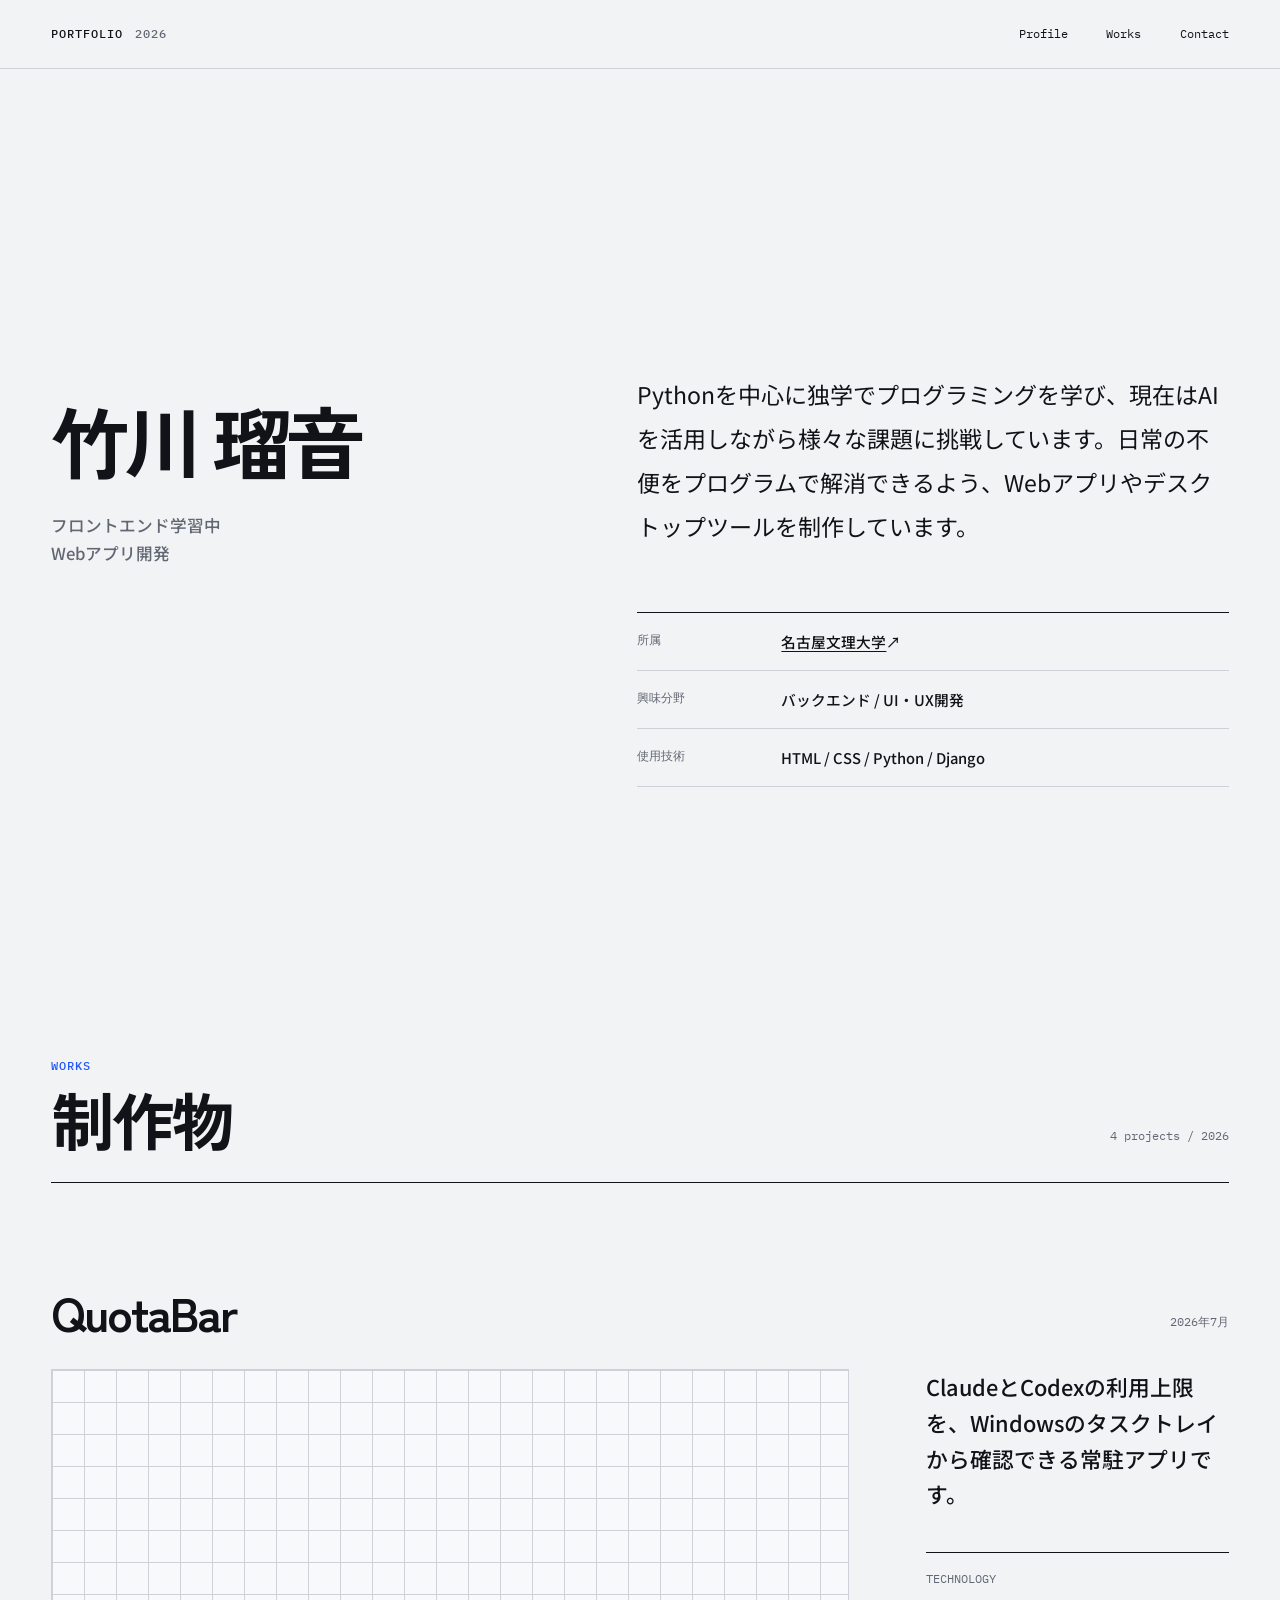
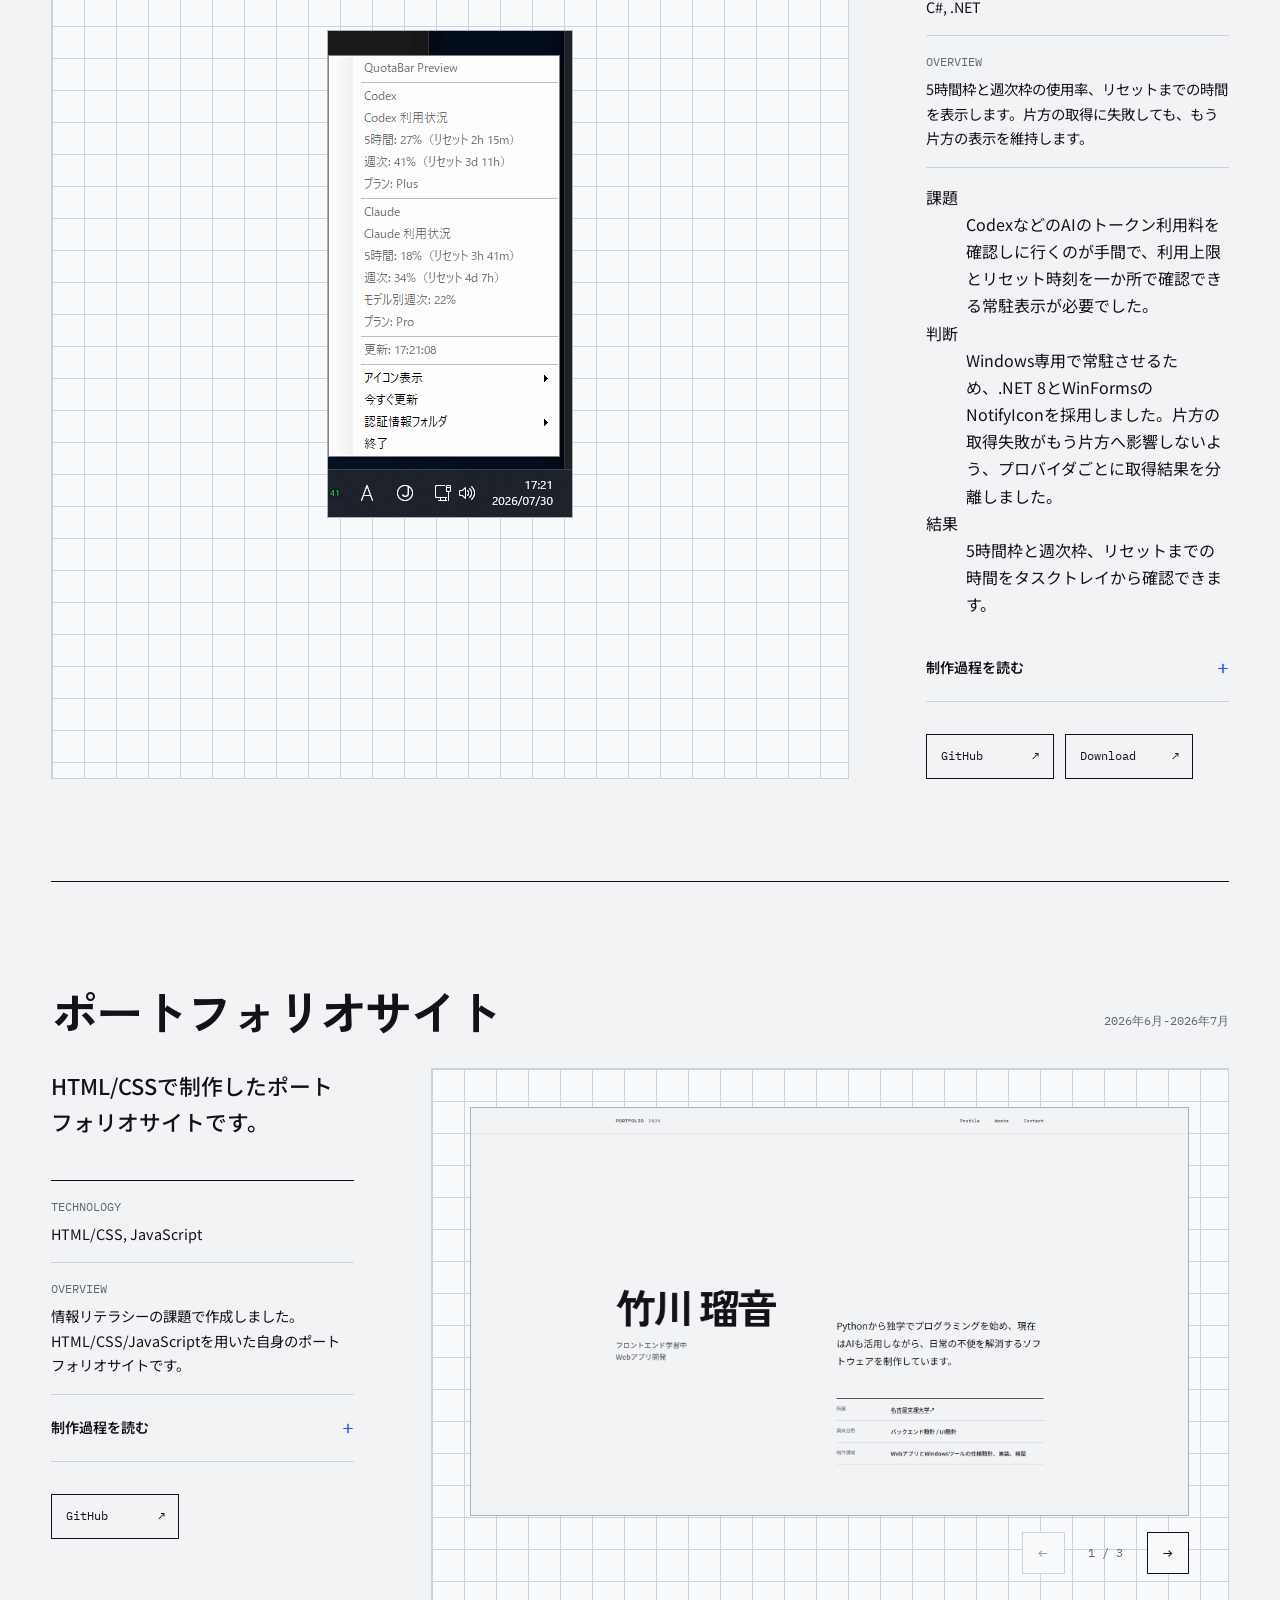
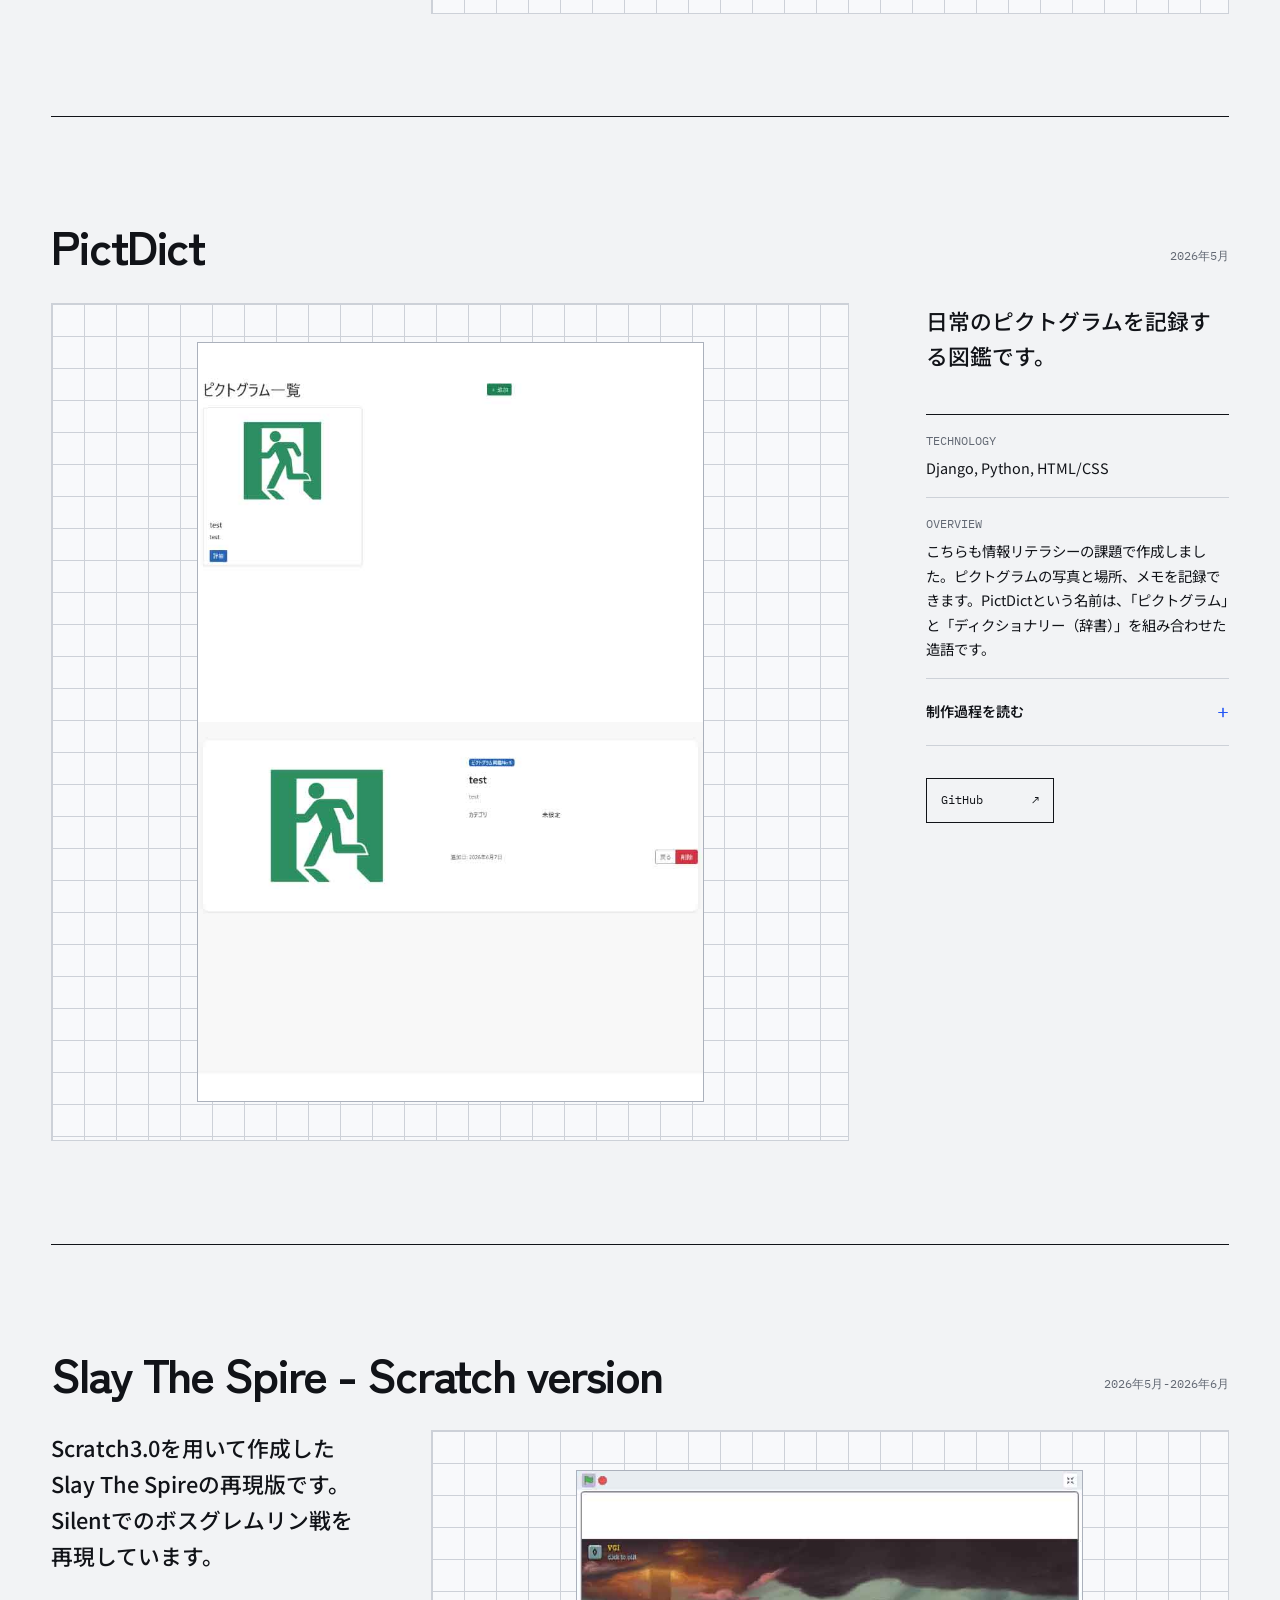
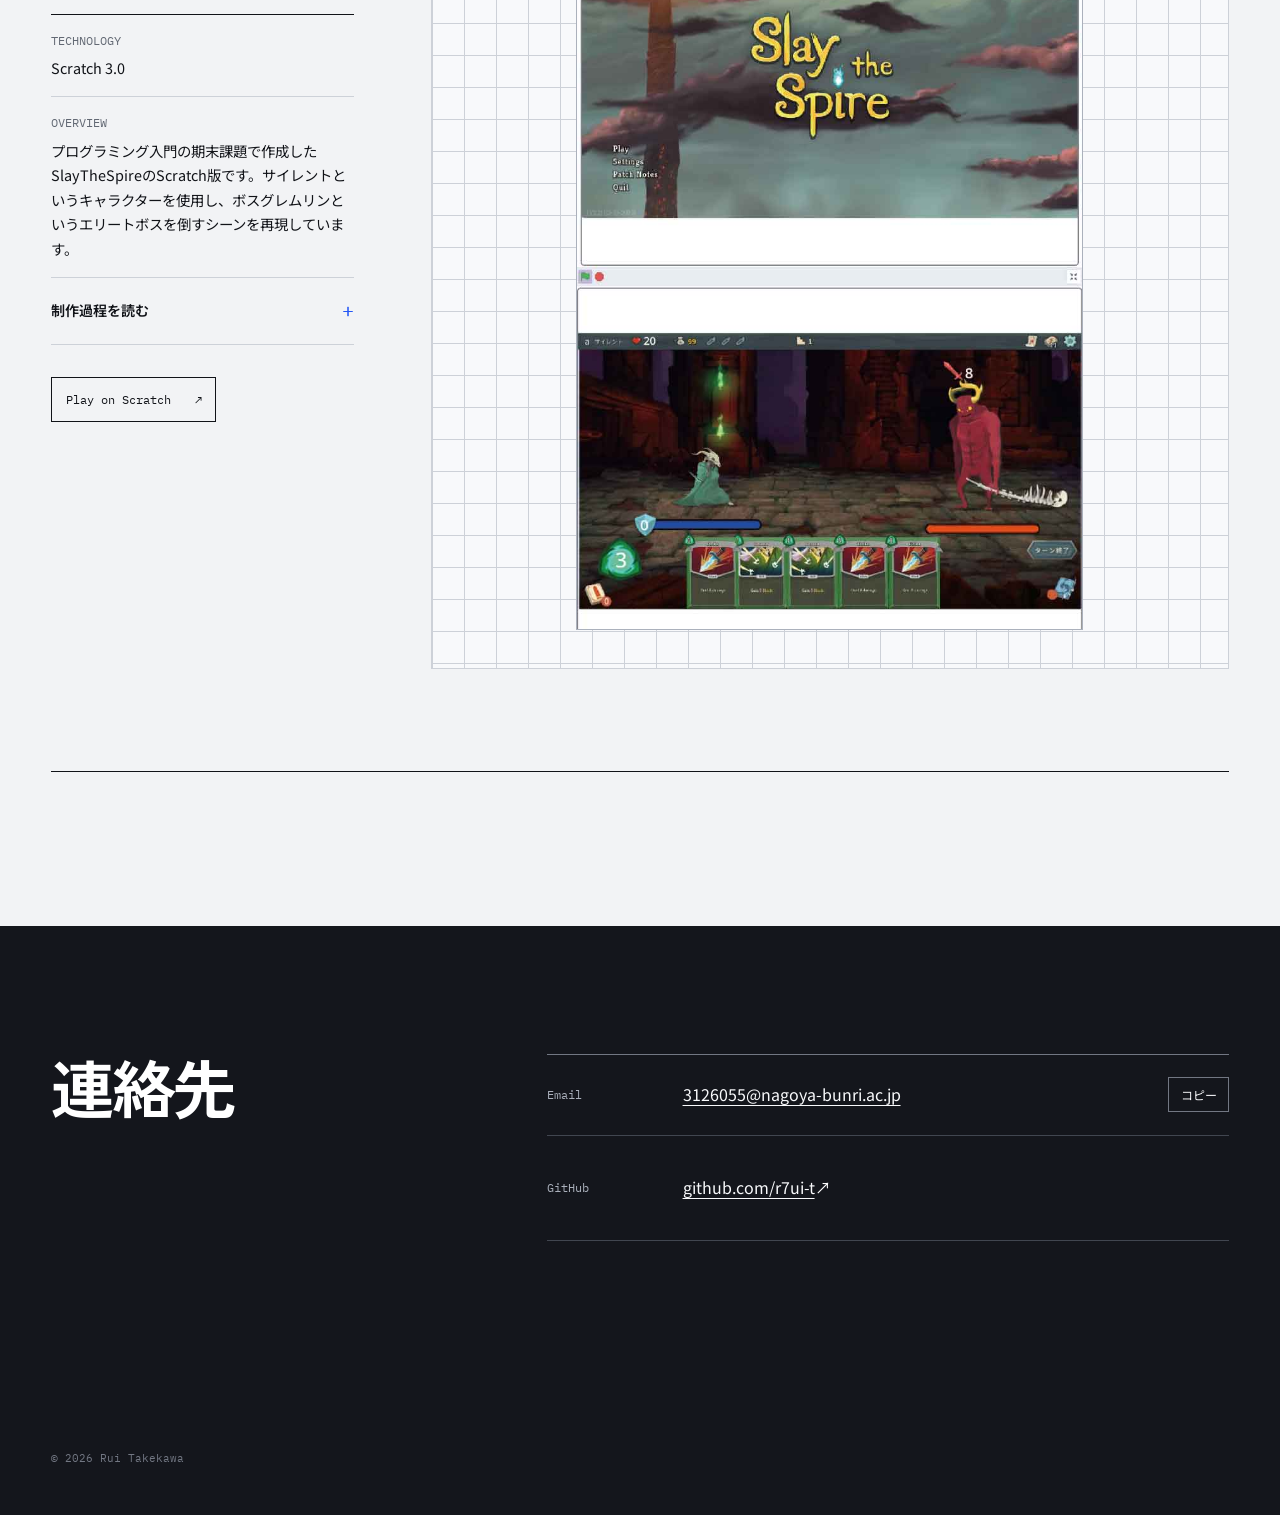
<file: index.html>
<!DOCTYPE html>
<html lang="ja">
<head>
  <meta charset="UTF-8">
  <meta name="viewport" content="width=device-width, initial-scale=1.0">
  <meta name="description" content="竹川瑠音のポートフォリオ。Webアプリやデスクトップツールなどの制作物と制作過程を掲載しています。">
  <title>竹川 瑠音 — Portfolio</title>
  <link rel="preconnect" href="https://fonts.googleapis.com">
  <link rel="preconnect" href="https://fonts.gstatic.com" crossorigin>
  <link href="https://fonts.googleapis.com/css2?family=IBM+Plex+Mono:wght@400;500&family=Noto+Sans+JP:wght@400;500;600;700&family=Zen+Kaku+Gothic+New:wght@500;700;900&display=swap" rel="stylesheet">
  <link rel="stylesheet" href="style.css">
</head>
<body>
  <header class="site-header">
    <div class="header-inner">
      <a class="site-label" href="#top" aria-label="ページ上部へ戻る">
        <span>PORTFOLIO</span>
        <span>2026</span>
      </a>
      <nav class="site-nav" aria-label="メインナビゲーション">
        <a href="#profile">Profile</a>
        <a href="#works">Works</a>
        <a href="#contact">Contact</a>
      </nav>
    </div>
  </header>

  <main id="top">
    <section class="profile section-shell" id="profile" aria-labelledby="profile-title">
      <div class="profile-heading">
        <h1 id="profile-title">竹川 瑠音</h1>
        <p class="profile-role">フロントエンド学習中<br>Webアプリ開発</p>
      </div>

      <div class="profile-content">
        <p class="profile-bio">
          Pythonを中心に独学でプログラミングを学び、現在はAIを活用しながら様々な課題に挑戦しています。日常の不便をプログラムで解消できるよう、Webアプリやデスクトップツールを制作しています。
        </p>

        <dl class="profile-facts">
          <div>
            <dt>所属</dt>
            <dd><a href="https://www.nagoya-bunri.ac.jp/" target="_blank" rel="noopener noreferrer">名古屋文理大学</a><span aria-hidden="true">↗</span></dd>
          </div>
          <div>
            <dt>興味分野</dt>
            <dd>バックエンド / UI・UX開発</dd>
          </div>
          <div>
            <dt>使用技術</dt>
            <dd>HTML / CSS / Python / Django</dd>
          </div>
        </dl>
      </div>
    </section>

    <section class="works section-shell" id="works" aria-labelledby="works-title">
      <div class="section-heading">
        <div>
          <p class="section-label">Works</p>
          <h2 id="works-title">制作物</h2>
        </div>
        <p class="section-count"><span id="work-count">4</span> projects / 2026</p>
      </div>

      <div id="works-list" class="works-list" aria-live="polite">
        <p class="loading-message">作品を読み込んでいます。</p>
      </div>
    </section>
  </main>

  <footer class="contact" id="contact">
    <div class="section-shell contact-inner">
      <div>
        <h2>連絡先</h2>
      </div>

      <div class="contact-links">
        <div class="contact-row">
          <span>Email</span>
          <div class="contact-value">
            <a href="mailto:3126055@nagoya-bunri.ac.jp">3126055@nagoya-bunri.ac.jp</a>
            <button type="button" class="copy-button js-copy-email" data-copy-text="3126055@nagoya-bunri.ac.jp">コピー</button>
          </div>
        </div>
        <div class="contact-row">
          <span>GitHub</span>
          <p><a href="https://github.com/r7ui-t" target="_blank" rel="noopener noreferrer">github.com/r7ui-t</a><span aria-hidden="true">↗</span></p>
        </div>
      </div>

      <p class="footer-note">© 2026 Rui Takekawa</p>
    </div>
  </footer>

  <script src="script.js"></script>
</body>
</html>
</file>
<file: style.css>
:root {
  --canvas: #f2f3f5;
  --paper: #f8f9fb;
  --ink: #111318;
  --muted: #626873;
  --rule: #cdd1d8;
  --rule-strong: #abb1bc;
  --disabled: #999faa;
  --blue: #2457f5;
  --blue-dark: #173ab0;
  --footer: #14161c;
  --footer-ink: #f8f9fb;
  --footer-muted: #aab0bb;
  --footer-rule: #727783;
  --footer-rule-muted: #414650;
  --footer-accent: #a8bdff;
  --stage-muted: #e7ebf1;
  --font-display: "Zen Kaku Gothic New", sans-serif;
  --font-body: "Noto Sans JP", sans-serif;
  --font-mono: "IBM Plex Mono", monospace;
  --ease-out: cubic-bezier(0.16, 1, 0.3, 1);
  --dur-short: 160ms;
  --content-width: 1280px;
  --page-padding: clamp(1.25rem, 4vw, 4.5rem);
}

*,
*::before,
*::after {
  box-sizing: border-box;
}

html {
  scroll-behavior: smooth;
  scroll-padding-top: 5rem;
}

body {
  margin: 0;
  color: var(--ink);
  background: var(--canvas);
  font-family: var(--font-body);
  line-height: 1.7;
  text-rendering: optimizeLegibility;
}

body,
button {
  font-size: 1rem;
}

a {
  color: inherit;
  text-decoration-thickness: 1px;
  text-underline-offset: 0.22em;
}

img {
  display: block;
  max-width: 100%;
}

button,
a {
  -webkit-tap-highlight-color: transparent;
}

:focus-visible {
  outline: 3px solid var(--blue);
  outline-offset: 4px;
}

.section-shell,
.header-inner {
  width: min(100%, var(--content-width));
  margin-inline: auto;
  padding-inline: var(--page-padding);
}

.site-header {
  position: sticky;
  top: 0;
  z-index: 20;
  border-bottom: 1px solid var(--rule);
  background: var(--canvas);
}

.header-inner {
  min-height: 4.25rem;
  display: flex;
  align-items: center;
  justify-content: space-between;
  gap: 2rem;
}

.site-label {
  display: inline-flex;
  gap: 0.75rem;
  color: var(--ink);
  font-family: var(--font-mono);
  font-size: 0.76rem;
  font-weight: 500;
  letter-spacing: 0.08em;
  text-decoration: none;
}

.site-label span:last-child {
  color: var(--muted);
}

.site-nav {
  display: flex;
  align-items: center;
  gap: clamp(1rem, 3vw, 2.5rem);
  font-family: var(--font-mono);
  font-size: 0.78rem;
}

.site-nav a {
  text-decoration: none;
}

.site-nav a:hover {
  color: var(--blue);
}

.section-label,
.section-count,
.project-meta dt,
.project-tech,
.contact-row > span,
.footer-note {
  font-family: var(--font-mono);
}

.section-label {
  margin: 0 0 1.15rem;
  color: var(--blue);
  font-size: 0.78rem;
  font-weight: 500;
  letter-spacing: 0.08em;
  text-transform: uppercase;
}

.profile {
  min-height: calc(100svh - 4.25rem);
  display: grid;
  grid-template-columns: minmax(280px, 0.9fr) minmax(420px, 1.1fr);
  align-items: center;
  gap: clamp(3rem, 8vw, 8.5rem);
  padding-block: clamp(5rem, 12vh, 9rem);
}

.profile-heading h1 {
  margin: 0;
  font-family: var(--font-display);
  font-size: clamp(3.5rem, 6.2vw, 6.75rem);
  font-weight: 700;
  letter-spacing: -0.075em;
  line-height: 0.92;
  white-space: nowrap;
}

.profile-role {
  margin: 2.25rem 0 0;
  color: var(--muted);
  font-size: clamp(1rem, 1.3vw, 1.18rem);
  font-weight: 500;
  line-height: 1.65;
}

.profile-content {
  align-self: end;
  padding-bottom: 0.4rem;
}

.profile-bio {
  max-width: 37rem;
  margin: 0 0 clamp(3rem, 7vh, 5rem);
  font-size: clamp(1.15rem, 1.8vw, 1.55rem);
  line-height: 1.9;
}

.profile-facts {
  margin: 0;
  border-top: 1px solid var(--ink);
}

.profile-facts > div {
  display: grid;
  grid-template-columns: 7.5rem 1fr;
  gap: 1.5rem;
  padding: 1rem 0;
  border-bottom: 1px solid var(--rule);
}

.profile-facts dt {
  color: var(--muted);
  font-family: var(--font-mono);
  font-size: 0.78rem;
}

.profile-facts dd {
  margin: 0;
  font-size: 0.92rem;
  font-weight: 500;
}

.profile-facts a,
.contact-row a {
  display: inline-flex;
  align-items: baseline;
  gap: 0.45rem;
}

.works {
  padding-block: clamp(6rem, 12vw, 10rem);
}

.section-heading {
  display: flex;
  align-items: flex-end;
  justify-content: space-between;
  gap: 2rem;
  padding-bottom: 2rem;
  border-bottom: 1px solid var(--ink);
}

.section-heading .section-label {
  margin-bottom: 0.65rem;
}

.section-heading h2,
.contact h2 {
  margin: 0;
  font-family: var(--font-display);
  font-size: clamp(2.5rem, 5vw, 5.5rem);
  font-weight: 600;
  letter-spacing: -0.055em;
  line-height: 1;
}

.section-count {
  margin: 0 0 0.25rem;
  color: var(--muted);
  font-size: 0.75rem;
}

.works-list {
  min-height: 10rem;
}

.loading-message,
.error-message {
  margin: 0;
  padding: 3rem 0;
  color: var(--muted);
}

.project {
  display: grid;
  grid-template-columns: minmax(0, 1.45fr) minmax(300px, 0.55fr);
  grid-template-areas:
    "head head"
    "media info";
  gap: 2rem clamp(2.5rem, 6vw, 6.5rem);
  padding: clamp(4rem, 8vw, 8rem) 0;
  border-bottom: 1px solid var(--ink);
}

.project:nth-child(even) {
  grid-template-columns: minmax(300px, 0.55fr) minmax(0, 1.45fr);
  grid-template-areas:
    "head head"
    "info media";
}

.project-head {
  grid-area: head;
  display: grid;
  grid-template-columns: minmax(0, 1fr) auto;
  align-items: end;
  gap: 1.5rem;
}

.project-title {
  margin: 0;
  font-family: var(--font-display);
  font-size: clamp(1.9rem, 3.7vw, 4.2rem);
  font-weight: 600;
  letter-spacing: -0.045em;
  line-height: 1.08;
}

.project-period {
  margin: 0 0 0.25rem;
  color: var(--muted);
  font-family: var(--font-mono);
  font-size: 0.75rem;
  text-align: right;
}

.project-stage {
  grid-area: media;
  min-width: 0;
  display: flex;
  align-items: center;
  justify-content: center;
  padding: clamp(1rem, 3vw, 2.5rem);
  border: 1px solid var(--rule);
  background-color: var(--paper);
  background-image:
    linear-gradient(var(--rule) 1px, transparent 1px),
    linear-gradient(90deg, var(--rule) 1px, transparent 1px);
  background-size: 2rem 2rem;
}

.project-gallery {
  width: 100%;
  display: flex;
  align-items: center;
  justify-content: center;
  gap: clamp(0.55rem, 1.5vw, 1.25rem);
  margin: 0;
}

.project-gallery-shell {
  width: 100%;
  min-width: 0;
}

.project-gallery img {
  width: auto;
  max-height: min(67vw, 760px);
  object-fit: contain;
  border: 1px solid var(--rule-strong);
  background: var(--paper);
}

.project--multiple-images .project-gallery {
  justify-content: flex-start;
  gap: 0;
  overflow-x: auto;
  scroll-behavior: smooth;
  scroll-snap-type: x mandatory;
  scrollbar-width: none;
}

.project--multiple-images .project-gallery::-webkit-scrollbar {
  display: none;
}

.project--multiple-images .project-gallery img {
  width: 100%;
  max-width: 100%;
  flex: 0 0 100%;
  scroll-snap-align: center;
  scroll-snap-stop: always;
}

.gallery-toolbar {
  display: flex;
  align-items: center;
  justify-content: flex-end;
  gap: 0.7rem;
  margin-top: 1rem;
}

.gallery-button {
  width: 2.65rem;
  height: 2.65rem;
  display: inline-flex;
  align-items: center;
  justify-content: center;
  padding: 0;
  border: 1px solid var(--ink);
  color: var(--ink);
  background: var(--paper);
  font-family: var(--font-mono);
  font-size: 1rem;
  cursor: pointer;
}

.gallery-button:hover:not(:disabled) {
  border-color: var(--blue);
  color: var(--footer-ink);
  background: var(--blue);
}

.gallery-button:disabled {
  border-color: var(--rule);
  color: var(--disabled);
  cursor: default;
}

.gallery-status {
  min-width: 3.75rem;
  margin: 0;
  color: var(--muted);
  font-family: var(--font-mono);
  font-size: 0.75rem;
  text-align: center;
}

.project--claudestatusbar .project-stage {
  background-color: var(--stage-muted);
  background-image: none;
}

.project--claudestatusbar .project-gallery img {
  max-height: 540px;
}

.project-info {
  grid-area: info;
  align-self: start;
  position: sticky;
  top: 6.5rem;
}

.project-summary {
  margin: 0;
  font-size: clamp(1.12rem, 1.7vw, 1.4rem);
  font-weight: 500;
  line-height: 1.65;
}

.project-meta {
  margin: 2.5rem 0 0;
  border-top: 1px solid var(--ink);
}

.project-meta > div {
  padding: 1rem 0;
  border-bottom: 1px solid var(--rule);
}

.project-meta dt {
  margin-bottom: 0.35rem;
  color: var(--muted);
  font-size: 0.72rem;
  text-transform: uppercase;
}

.project-meta dd {
  margin: 0;
  font-size: 0.9rem;
}

.project-details {
  border-bottom: 1px solid var(--rule);
}

.project-details summary {
  display: flex;
  align-items: center;
  justify-content: space-between;
  gap: 1rem;
  padding: 1rem 0;
  cursor: pointer;
  font-size: 0.88rem;
  font-weight: 600;
  list-style: none;
}

.project-details summary::-webkit-details-marker {
  display: none;
}

.project-details summary::after {
  content: "+";
  color: var(--blue);
  font-family: var(--font-mono);
  font-size: 1.25rem;
  font-weight: 400;
}

.project-details[open] summary::after {
  content: "−";
}

.project-process {
  margin: 0;
  padding: 0 0 1.35rem;
  color: var(--muted);
  font-size: 0.88rem;
  line-height: 1.85;
  white-space: pre-line;
}

.project-actions {
  display: flex;
  flex-wrap: wrap;
  gap: 0.7rem;
  margin-top: 2rem;
}

.project-link {
  display: inline-flex;
  align-items: center;
  justify-content: space-between;
  gap: 1.5rem;
  min-width: 8rem;
  padding: 0.72rem 0.85rem;
  border: 1px solid var(--ink);
  color: var(--ink);
  background: transparent;
  font-family: var(--font-mono);
  font-size: 0.74rem;
  text-decoration: none;
  transition: color var(--dur-short) var(--ease-out), background-color var(--dur-short) var(--ease-out), border-color var(--dur-short) var(--ease-out);
}

.project-link:hover {
  border-color: var(--blue);
  color: var(--footer-ink);
  background: var(--blue);
}

.contact {
  color: white;
  background: var(--footer);
}

.contact-inner {
  display: grid;
  grid-template-columns: 0.7fr 1.3fr;
  gap: clamp(3rem, 10vw, 10rem);
  padding-block: clamp(5rem, 10vw, 9rem) 3rem;
}

.contact-links {
  border-top: 1px solid var(--footer-rule);
}

.contact-row {
  display: grid;
  grid-template-columns: 7rem 1fr;
  gap: 1.5rem;
  align-items: center;
  padding: 1.4rem 0;
  border-bottom: 1px solid var(--footer-rule-muted);
}

.contact-row > span {
  color: var(--footer-muted);
  font-size: 0.73rem;
}

.contact-row a {
  width: fit-content;
  color: var(--footer-ink);
}

.contact-value {
  min-width: 0;
  display: flex;
  align-items: center;
  justify-content: space-between;
  gap: 1rem;
}

.copy-button {
  flex: 0 0 auto;
  padding: 0.5rem 0.7rem;
  border: 1px solid var(--footer-rule);
  color: var(--footer-ink);
  background: transparent;
  font-family: var(--font-body);
  font-size: 0.75rem;
  cursor: pointer;
}

.copy-button:hover {
  border-color: var(--footer-accent);
  color: var(--footer-accent);
}

.copy-button.is-copied {
  border-color: var(--footer-accent);
  color: var(--footer-accent);
}

.footer-note {
  grid-column: 1 / -1;
  margin: 5rem 0 0;
  color: var(--footer-rule);
  font-size: 0.68rem;
}

@media (max-width: 900px) {
  .profile {
    min-height: auto;
    grid-template-columns: 1fr;
    align-items: start;
    gap: 4rem;
  }

  .profile-content {
    align-self: auto;
  }

  .profile-bio {
    margin-bottom: 3rem;
  }

  .project,
  .project:nth-child(even) {
    grid-template-columns: 1fr;
    grid-template-areas:
      "head"
      "media"
      "info";
    gap: 2rem;
  }

  .project-info {
    position: static;
  }

  .project-head {
    grid-template-columns: minmax(0, 1fr) auto;
  }

  .project-gallery img {
    max-height: 760px;
  }
}

@media (max-width: 640px) {
  html {
    scroll-padding-top: 4rem;
  }

  .header-inner {
    min-height: 3.75rem;
  }

  .site-label span:last-child,
  .site-nav a:first-child {
    display: none;
  }

  .site-nav {
    gap: 1.25rem;
    font-size: 0.72rem;
  }

  .profile {
    gap: 3.25rem;
    padding-block: 4.5rem 5.5rem;
  }

  .profile-heading h1 {
    font-size: clamp(3rem, 14vw, 4.65rem);
  }

  .profile-role {
    margin-top: 1.5rem;
  }

  .profile-bio {
    font-size: 1.05rem;
    line-height: 1.85;
  }

  .profile-facts > div,
  .contact-row {
    grid-template-columns: 1fr;
    gap: 0.35rem;
  }

  .section-heading {
    align-items: flex-start;
  }

  .section-count {
    margin-top: 0.35rem;
    text-align: right;
  }

  .project,
  .project:nth-child(even) {
    padding: 4.75rem 0;
  }

  .project-head {
    grid-template-columns: 1fr;
    gap: 0.65rem;
  }

  .project-period {
    text-align: left;
  }

  .project-stage {
    width: calc(100% + (var(--page-padding) * 2));
    margin-left: calc(var(--page-padding) * -1);
    padding: 1rem;
    border-right: 0;
    border-left: 0;
    background-size: 1.5rem 1.5rem;
  }

  .project-gallery {
    gap: 0.35rem;
  }

  .project-gallery img {
    max-height: 640px;
  }

  .project--claudestatusbar .project-gallery img {
    max-height: 440px;
  }

  .project-actions {
    display: grid;
    grid-template-columns: repeat(2, minmax(0, 1fr));
  }

  .project-link {
    min-width: 0;
  }

  .contact-inner {
    grid-template-columns: 1fr;
    gap: 3rem;
  }

  .contact-value {
    align-items: flex-start;
  }

  .contact-value a {
    overflow-wrap: anywhere;
  }

  .footer-note {
    margin-top: 2rem;
  }
}

@media (prefers-reduced-motion: reduce) {
  html {
    scroll-behavior: auto;
  }

  *,
  *::before,
  *::after {
    scroll-behavior: auto !important;
    transition-duration: 0.01ms !important;
  }
}
</file>
